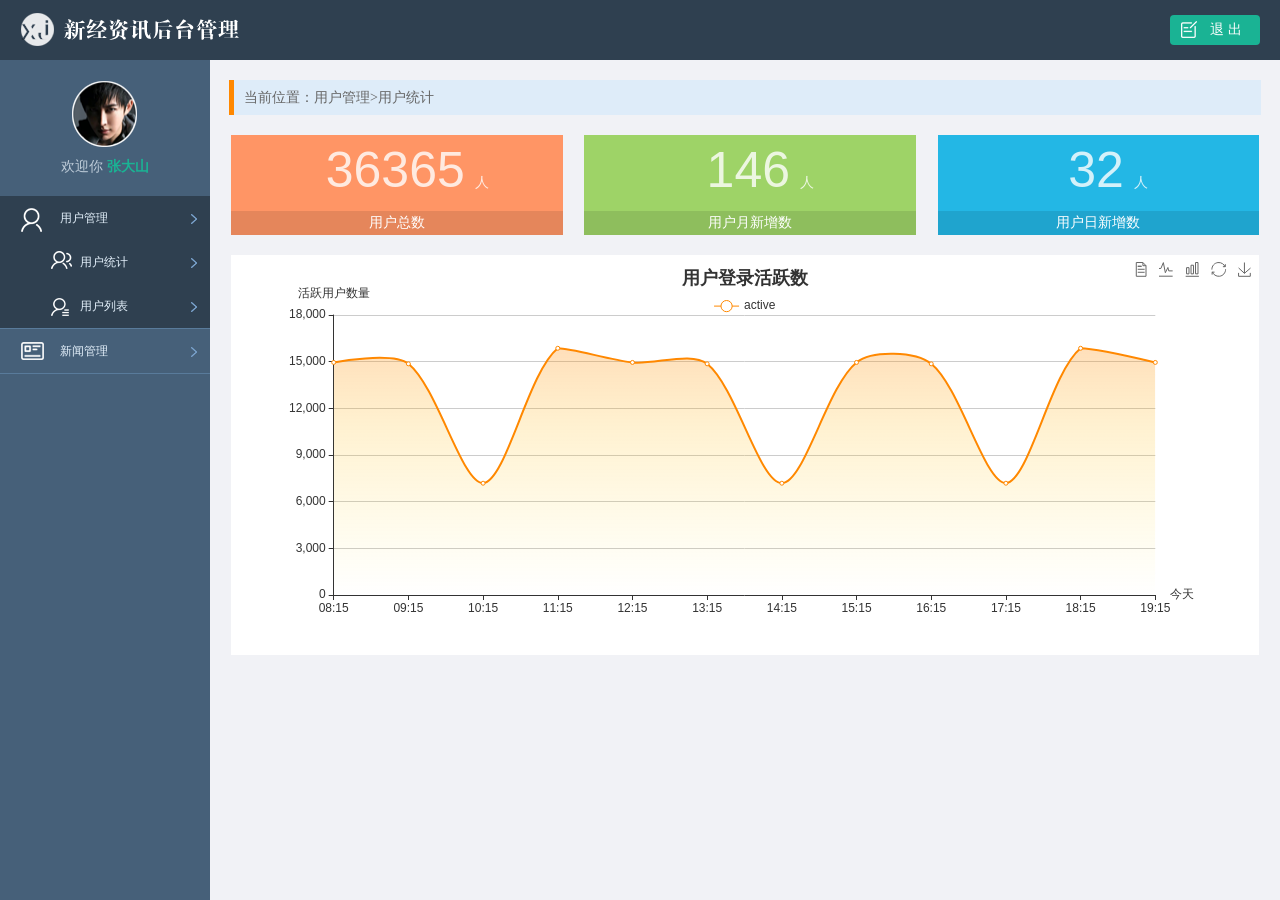
<file: info/static/admin/html/index.html>
<!DOCTYPE html>
<html lang="en">
<head>
	<meta charset="UTF-8">
	<title>新经资讯后台管理</title>
	<link rel="stylesheet" type="text/css" href="../css/reset.css">
	<link rel="stylesheet" type="text/css" href="../css/main.css">
	<script type="text/javascript" src="../js/jquery-1.12.4.min.js"></script>
</head>
<body>
	<div class="header">
		<a href="#" class="logo fl"><img src="../images/logo.png" alt="logo"></a>
		<a href="#" class="logout fr">退 出</a>
	</div>
	
	<div class="side_bar">
		<div class="user_info">
			<img src="../images/person.png" alt="张大山">
			<p>欢迎你 <em>张大山</em></p>
		</div>

		<div class="menu_con">
			<div class="first_menu active"><a href="#" class="icon01">用户管理</a></div>
			<ul class="sub_menu show">
				<li><a class="icon022" href="user_count.html" target="main_frame">用户统计</a></li>
				<li class="current"><a href="user_list.html" class="icon021" target="main_frame">用户列表</a></li>
			</ul>
			<div class="first_menu"><a href="#" class="icon02">新闻管理</a></div>
			<ul class="sub_menu">
				<li><a href="news_review.html" class="icon031" target="main_frame">新闻审核</a></li>
				<li><a href="news_edit.html" class="icon032" target="main_frame">新闻版式编辑</a></li>
				<li><a href="news_type.html" class="icon034" target="main_frame">新闻分类管理</a></li>
			</ul>
		</div>
	</div>

	<div class="main_body" id="main_body">
		<iframe src="user_count.html" frameborder="0" id="main_frame" name="main_frame" frameborder="0" scrolling="auto"></iframe>
	</div>
	
	<script>
		$(function(){
			$('.first_menu').click(function(){
				$(this).addClass('active').siblings('.first_menu').removeClass('active');
				$(this).next().slideDown().siblings('.sub_menu').slideUp();
			})
			var frame_w = $('#main_body').outerWidth();
			var frame_h = $('#main_body').outerHeight();
			$('#main_frame').css({'width':frame_w,'height':frame_h});
		})
	</script>

</body>
</html>
</file>
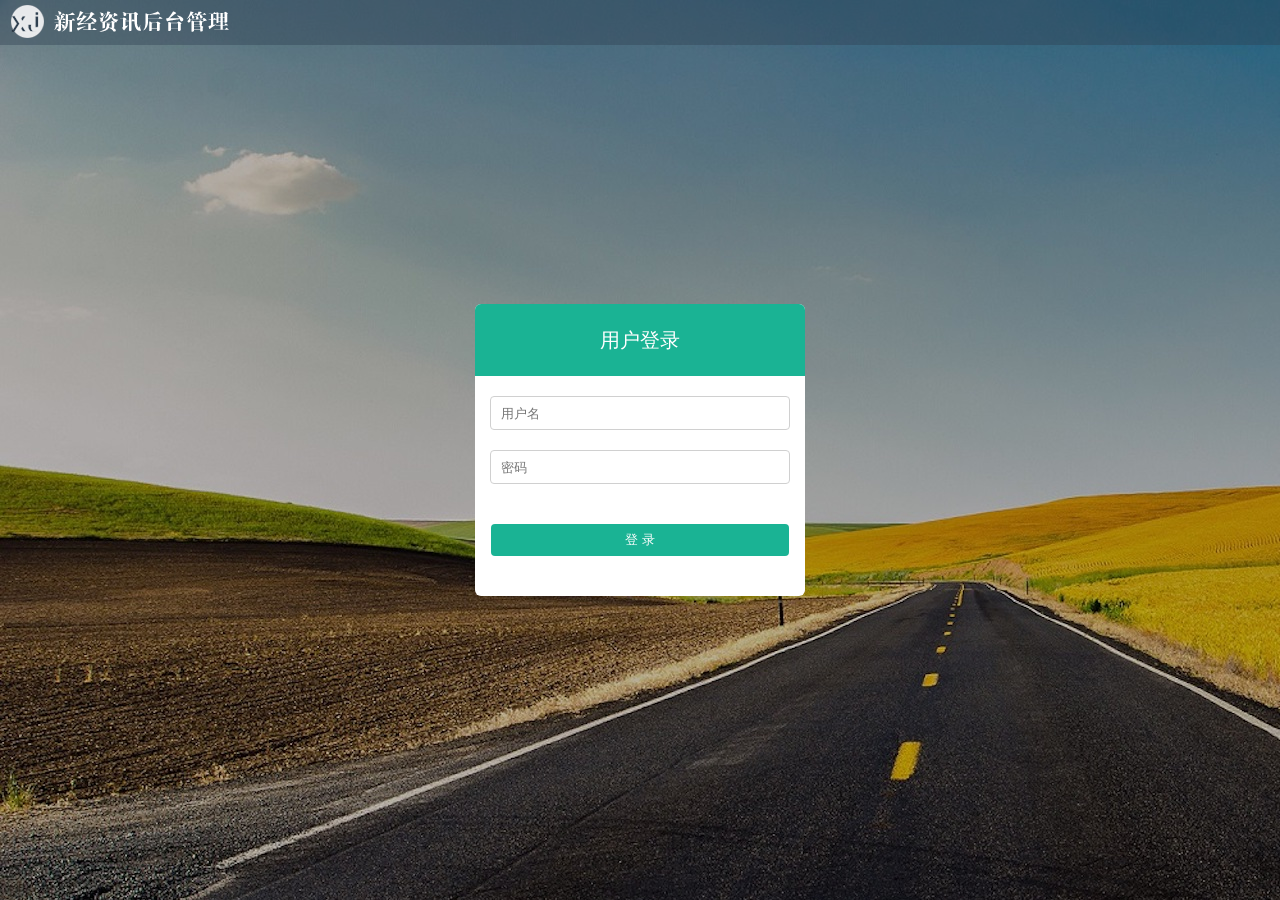
<file: info/static/admin/html/login.html>
<!DOCTYPE html>
<html lang="en">
<head>
	<meta charset="UTF-8">
	<title>新经资讯后台管理</title>
	<link rel="stylesheet" type="text/css" href="../css/reset.css">
	<link rel="stylesheet" type="text/css" href="../css/main.css">
</head>
<body>
	<div class="login_logo">
		<img src="../images/logo.png" alt="">
	</div>	
	<form method="post" class="login_form">
		<h1 class="login_title">用户登录</h1>
		<input type="text" name="username" placeholder="用户名" class="input_txt">
		<input type="password" name="password" placeholder="密码" class="input_txt">
		<div class="error_tip">错误提示</div>
		<input type="submit" value="登 录" class="input_sub">
	</form>
	<div class="login_bg"></div>
</body>
</html>
</file>
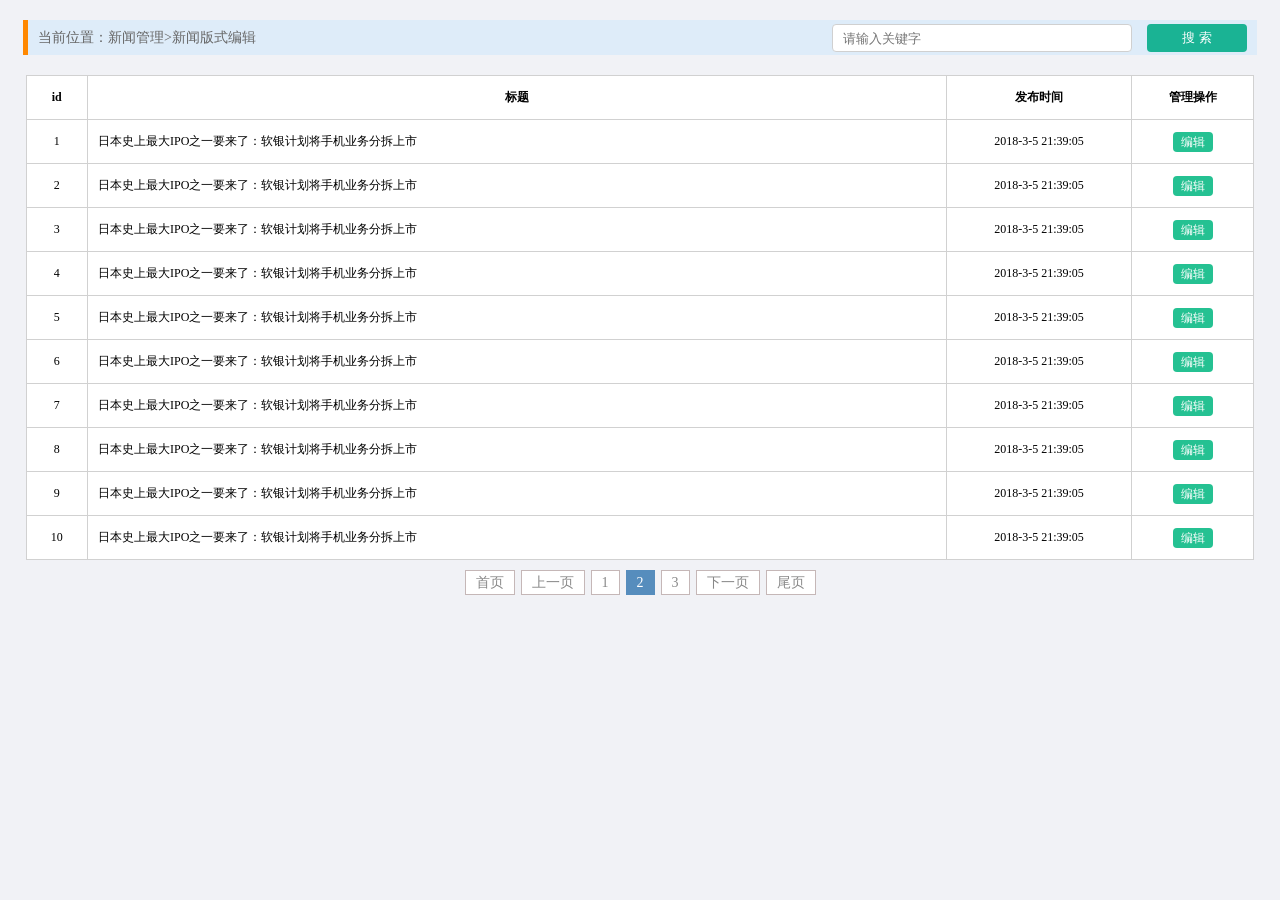
<file: info/static/admin/html/news_edit.html>
<!DOCTYPE html>
<html lang="en">
<head>
	<meta charset="UTF-8">
	<title>新经资讯后台管理</title>
	<link rel="stylesheet" type="text/css" href="../css/reset.css">
	<link rel="stylesheet" type="text/css" href="../css/main.css">
	<link rel="stylesheet" href="../css/jquery.pagination.css">
	<script type="text/javascript" src="../js/jquery-1.12.4.min.js"></script>
	<script type="text/javascript" src="../js/jquery.pagination.min.js"></script>
</head>
<body>
	<div class="breadcrub">
			当前位置：新闻管理>新闻版式编辑
		<form class="news_filter_form">
			<input type="text" placeholder="请输入关键字" class="input_txt">
			<input type="submit" value="搜 索" class="input_sub">
		</form>
	</div>
		

	<div class="pannel">			
			<table class="common_table">
				<tr>
					<th width="5%">id</th>
					<th width="70%">标题</th>
					<th width="15%">发布时间</th>
					<th width="10%">管理操作</th>
				</tr>
				<tr>
					<td>1</td>
					<td class="tleft">日本史上最大IPO之一要来了：软银计划将手机业务分拆上市</td>
					<td>2018-3-5 21:39:05</td>
					<td>
						<a href="news_edit_detail.html" class="edit">编辑</a>
					</td>
				</tr>
				<tr>
					<td>2</td>
					<td class="tleft">日本史上最大IPO之一要来了：软银计划将手机业务分拆上市</td>
					<td>2018-3-5 21:39:05</td>
					<td>
						<a href="news_edit_detail.html" class="edit">编辑</a>
					</td>
				</tr>					
				<tr>
					<td>3</td>
					<td class="tleft">日本史上最大IPO之一要来了：软银计划将手机业务分拆上市</td>
					<td>2018-3-5 21:39:05</td>
					<td>
						<a href="news_edit_detail.html" class="edit">编辑</a>
					</td>
				</tr>
				<tr>
					<td>4</td>
					<td class="tleft">日本史上最大IPO之一要来了：软银计划将手机业务分拆上市</td>
					<td>2018-3-5 21:39:05</td>
					<td>
						<a href="news_edit_detail.html" class="edit">编辑</a>
					</td>
				</tr>
				<tr>
					<td>5</td>
					<td class="tleft">日本史上最大IPO之一要来了：软银计划将手机业务分拆上市</td>
					<td>2018-3-5 21:39:05</td>
					<td>
						<a href="news_edit_detail.html" class="edit">编辑</a>
					</td>
				</tr>
				<tr>
					<td>6</td>
					<td class="tleft">日本史上最大IPO之一要来了：软银计划将手机业务分拆上市</td>
					<td>2018-3-5 21:39:05</td>
					<td>
						<a href="news_edit_detail.html" class="edit">编辑</a>
					</td>
				</tr>
				<tr>
					<td>7</td>
					<td class="tleft">日本史上最大IPO之一要来了：软银计划将手机业务分拆上市</td>
					<td>2018-3-5 21:39:05</td>
					<td>
						<a href="news_edit_detail.html" class="edit">编辑</a>
					</td>
				</tr>
				<tr>
					<td>8</td>
					<td class="tleft">日本史上最大IPO之一要来了：软银计划将手机业务分拆上市</td>
					<td>2018-3-5 21:39:05</td>
					<td>
						<a href="news_edit_detail.html" class="edit">编辑</a>
					</td>
				</tr>
				<tr>
					<td>9</td>
					<td class="tleft">日本史上最大IPO之一要来了：软银计划将手机业务分拆上市</td>
					<td>2018-3-5 21:39:05</td>
					<td>
						<a href="news_edit_detail.html" class="edit">编辑</a>
					</td>
				</tr>
				<tr>
					<td>10</td>
					<td class="tleft">日本史上最大IPO之一要来了：软银计划将手机业务分拆上市</td>
					<td>2018-3-5 21:39:05</td>
					<td>
						<a href="news_edit_detail.html" class="edit">编辑</a>
					</td>
				</tr>
			</table>
		</div>
		
		<div class="box">
			<div id="pagination" class="page"></div>
		</div>

        <script>
			$(function() {
				$("#pagination").pagination({
					currentPage: 2,
					totalPage: 3,
					callback: function(current) {
					    alert('ok!');
					}
				});
			});
		</script>
	
</body>
</html>
</file>
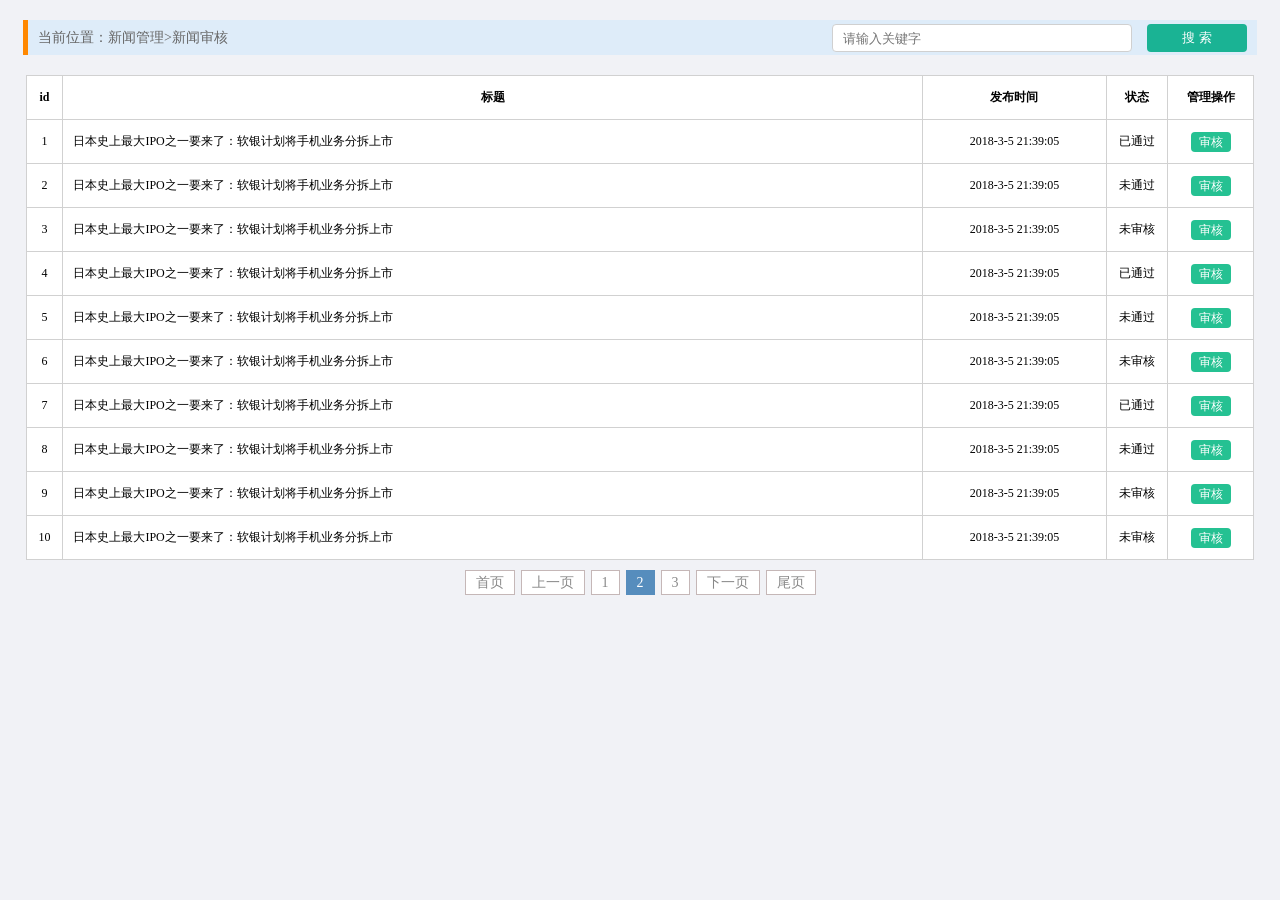
<file: info/static/admin/html/news_review.html>
<!DOCTYPE html>
<html lang="en">
<head>
	<meta charset="UTF-8">
	<title>新经资讯后台管理</title>
	<link rel="stylesheet" type="text/css" href="../css/reset.css">
	<link rel="stylesheet" type="text/css" href="../css/main.css">
	<link rel="stylesheet" href="../css/jquery.pagination.css">
	<script type="text/javascript" src="../js/jquery-1.12.4.min.js"></script>
	<script type="text/javascript" src="../js/jquery.pagination.min.js"></script>
</head>
<body>
	<div class="breadcrub">
			当前位置：新闻管理>新闻审核
			<form class="news_filter_form">
				<input type="text" placeholder="请输入关键字" class="input_txt">
				<input type="submit" value="搜 索" class="input_sub">
			</form>
		</div>
		<div class="pannel">
			<table class="common_table">
				<tr>
					<th width="3%">id</th>
					<th width="70%">标题</th>
					<th width="15%">发布时间</th>
					<th width="5%">状态</th>
					<th width="8%">管理操作</th>
				</tr>
				<tr>
					<td>1</td>
					<td class="tleft">日本史上最大IPO之一要来了：软银计划将手机业务分拆上市</td>
					<td>2018-3-5 21:39:05</td>
					<td>已通过</td>
					<td>
						<a href="news_review_detail.html" class="review">审核</a>
					</td>
				</tr>
				<tr>
					<td>2</td>
					<td class="tleft">日本史上最大IPO之一要来了：软银计划将手机业务分拆上市</td>
					<td>2018-3-5 21:39:05</td>
					<td>未通过</td>
					<td>
						<a href="news_review_detail.html" class="review">审核</a>
					</td>
				</tr>
				<tr>
					<td>3</td>
					<td class="tleft">日本史上最大IPO之一要来了：软银计划将手机业务分拆上市</td>
					<td>2018-3-5 21:39:05</td>
					<td>未审核</td>
					<td>
						<a href="news_review_detail.html" class="review">审核</a>
					</td>
				</tr>
				<tr>
					<td>4</td>
					<td class="tleft">日本史上最大IPO之一要来了：软银计划将手机业务分拆上市</td>
					<td>2018-3-5 21:39:05</td>
					<td>已通过</td>
					<td>
						<a href="news_review_detail.html" class="review">审核</a>
					</td>
				</tr>
				<tr>
					<td>5</td>
					<td class="tleft">日本史上最大IPO之一要来了：软银计划将手机业务分拆上市</td>
					<td>2018-3-5 21:39:05</td>
					<td>未通过</td>
					<td>
						<a href="news_review_detail.html" class="review">审核</a>
					</td>
				</tr>
				<tr>
					<td>6</td>
					<td class="tleft">日本史上最大IPO之一要来了：软银计划将手机业务分拆上市</td>
					<td>2018-3-5 21:39:05</td>
					<td>未审核</td>
					<td>
						<a href="news_review_detail.html" class="review">审核</a>
					</td>
				</tr>
				<tr>
					<td>7</td>
					<td class="tleft">日本史上最大IPO之一要来了：软银计划将手机业务分拆上市</td>
					<td>2018-3-5 21:39:05</td>
					<td>已通过</td>
					<td>
						<a href="news_review_detail.html" class="review">审核</a>
					</td>
				</tr>
				<tr>
					<td>8</td>
					<td class="tleft">日本史上最大IPO之一要来了：软银计划将手机业务分拆上市</td>
					<td>2018-3-5 21:39:05</td>
					<td>未通过</td>
					<td>
						<a href="news_review_detail.html" class="review">审核</a>
					</td>
				</tr>
				<tr>
					<td>9</td>
					<td class="tleft">日本史上最大IPO之一要来了：软银计划将手机业务分拆上市</td>
					<td>2018-3-5 21:39:05</td>
					<td>未审核</td>
					<td>
						<a href="news_review_detail.html" class="review">审核</a>
					</td>
				</tr>
				<tr>
					<td>10</td>
					<td class="tleft">日本史上最大IPO之一要来了：软银计划将手机业务分拆上市</td>
					<td>2018-3-5 21:39:05</td>
					<td>未审核</td>
					<td>
						<a href="news_review_detail.html" class="review">审核</a>
					</td>
				</tr>			
			</table>
		</div>

		<div class="box">
			<div id="pagination" class="page"></div>
		</div>

        <script>
			$(function() {
				$("#pagination").pagination({
					currentPage: 2,
					totalPage: 3,
					callback: function(current) {
					    alert('ok!');
					}
				});
			});
		</script>

	
</body>
</html>
</file>
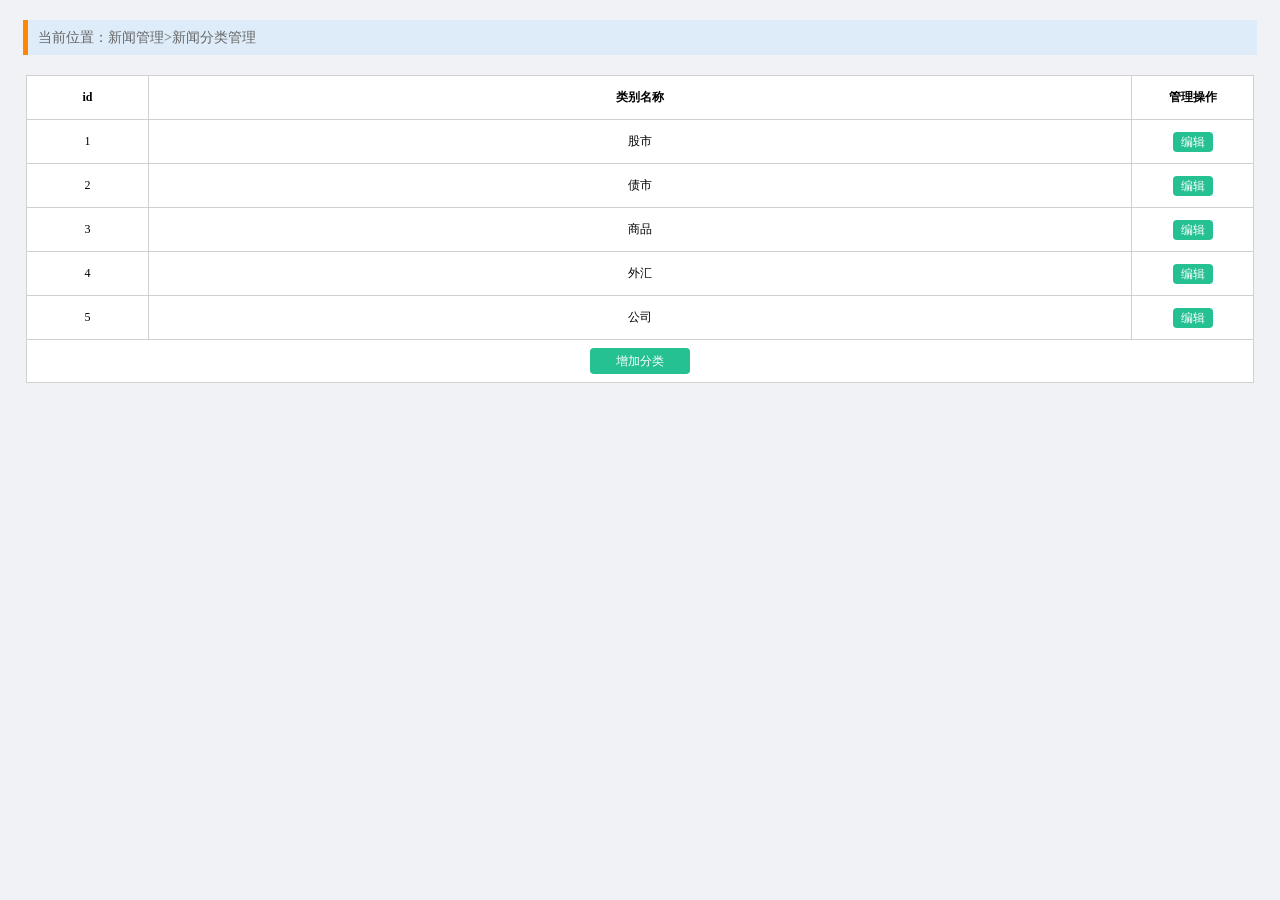
<file: info/static/admin/html/news_type.html>
<!DOCTYPE html>
<html lang="en">
<head>
	<meta charset="UTF-8">
	<title>新经资讯后台管理</title>
	<link rel="stylesheet" type="text/css" href="../css/reset.css">
	<link rel="stylesheet" type="text/css" href="../css/main.css">
	<script type="text/javascript" src="../js/jquery-1.12.4.min.js"></script>
	<script type="text/javascript" src="../js/news_type.js"></script>
</head>
<body>
	<div class="breadcrub">
			当前位置：新闻管理>新闻分类管理
		</div>
		<div class="pannel">
			<table class="common_table">
				<tr>
					<th width="10%">id</th>
					<th width="80%">类别名称</th>
					<th width="10%">管理操作</th>
				</tr>
				<tr>
					<td>1</td>
					<td>股市</td>
					<td><a href="javascript:;" class="edit">编辑</a></td>
				</tr>
				<tr>
					<td>2</td>
					<td>债市</td>
					<td><a href="javascript:;" class="edit">编辑</a></td>
				</tr>
				<tr>
					<td>3</td>
					<td>商品</td>
					<td><a href="javascript:;" class="edit">编辑</a></td>
				</tr>
				<tr>
					<td>4</td>
					<td>外汇</td>
					<td><a href="javascript:;" class="edit">编辑</a></td>
				</tr>
				<tr>
					<td>5</td>
					<td>公司</td>
					<td><a href="javascript:;" class="edit">编辑</a></td>
				</tr>
				<tr>
					<td colspan="3"><a href="javascript:;" class="addtype">增加分类</a></td>
				</tr>
			</table>
		</div>
		
		<div class="pop_con">
			<div class="pop">
				<form>
					<h3>修改分类</h3>
					<div class="form_group mt50">
						<label class="input_label">分类名称：</label><input type="text" class="input_txt3">
						<span class="error_tip">提示文字</span>
					</div>			
					<div class="form_group line_top">
						<input type="button" value="确定" class="confirm">&nbsp;&nbsp;&nbsp;&nbsp;
						<input type="button" value="取消" class="cancel">
					</div>
				</form>
			</div>
			<div class="mask"></div>
		</div>	
</body>
</html>
</file>
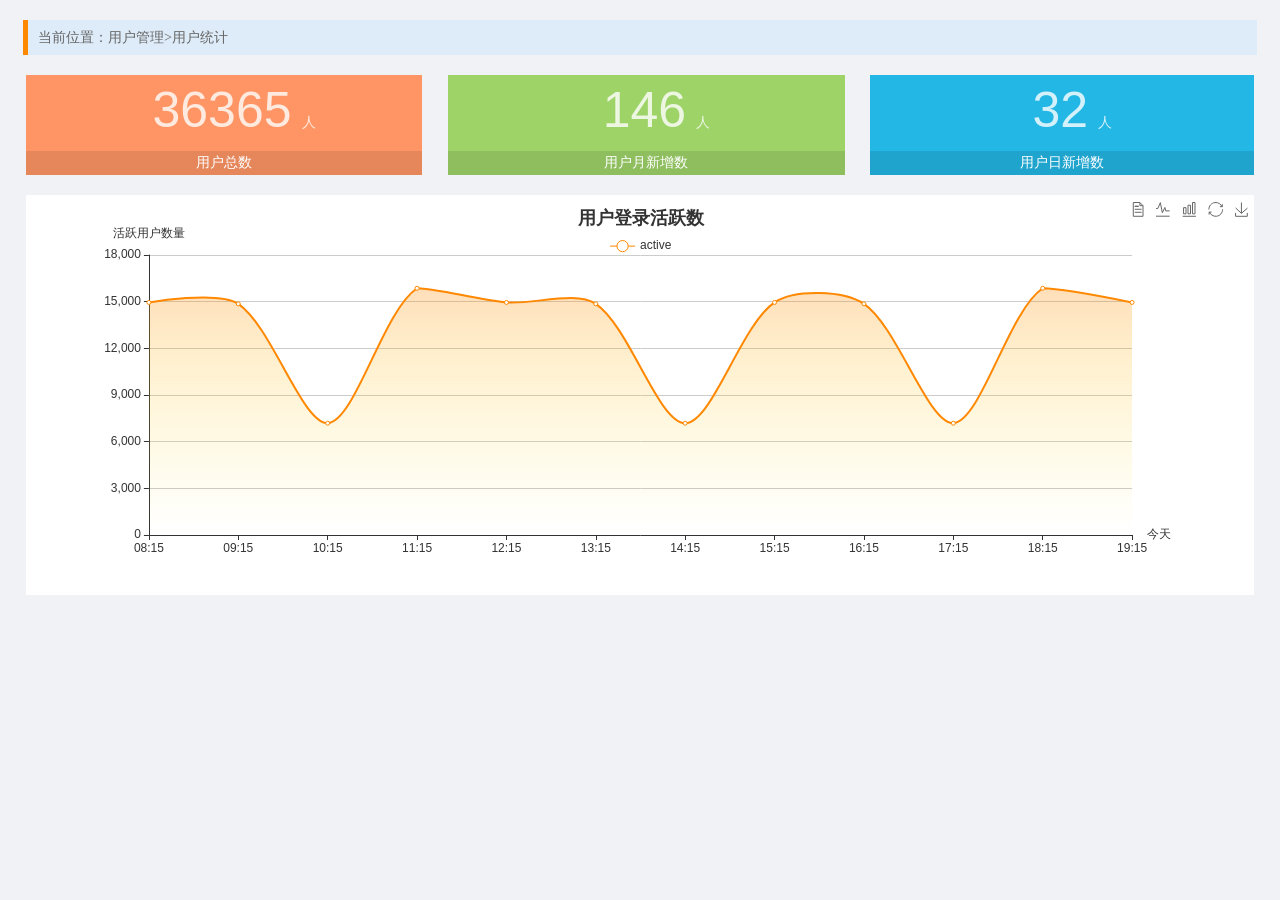
<file: info/static/admin/html/user_count.html>
<!DOCTYPE html>
<html lang="en">
<head>
	<meta charset="UTF-8">
	<title>新经资讯后台管理</title>
	<link rel="stylesheet" type="text/css" href="../css/reset.css">
	<link rel="stylesheet" type="text/css" href="../css/main.css">
	<script type="text/javascript" src="../js/echarts.min.js"></script>
</head>
<body>
	<div class="breadcrub">
		当前位置：用户管理>用户统计
	</div>
	<div class="spannels">
		<div class="spannel scolor01">
			<em>36365</em><span>人</span>
			<b>用户总数</b>
		</div>
		<div class="spannel scolor02">
			<em>146</em><span>人</span>
			<b>用户月新增数</b>
		</div>
		<div class="spannel2 scolor03">
			<em>32</em><span>人</span>
			<b>用户日新增数</b>
		</div>		
	</div>
	
	<div class="pannel">
		<div id="chart_show" class="chart_show"></div>
	</div>
	<script>
		var oChart = echarts.init(document.getElementById('chart_show'));
		var chartopt = {
					    title:{
					        text: '用户登录活跃数',
		                    left: 'center',
		                    top: '10'
					    },
					    tooltip:{
					        trigger: 'axis'
					    },
					    legend: {
					        data:['active'],
		                    top: '40'
					    },
					    toolbox: {
					        show : true,
					        feature : {
					            mark : {show: true},
					            dataView : {show: true, readOnly: false},
					            magicType : {show: true, type: ['line','bar']},
					            restore : {show: true},
					            saveAsImage : {show: true}
					        }
					    },
				    	calculable : true,               
					    xAxis : [
					        {
		                        name: '今天',
					            type : 'category',
					            boundaryGap : false,
					            data : ["08:15","09:15","10:15","11:15","12:15","13:15","14:15","15:15","16:15","17:15","18:15","19:15"]
					        }
					    ],        
					    yAxis : [
					        {
		                        name: '活跃用户数量',
					            type : 'value'
					        }
					    ],      
					    series : [
					        {
					            name:'active',
					            type:'line',
					            smooth:true,
					            itemStyle: {normal: {areaStyle: {type: 'default'}, color: '#f80'}, lineStyle: {color: '#f80'}},
					            data:[14951,14861,7186,15861,14951,14861,7186,14951,14861,7186,15861,14951]
					        }],
					    areaStyle:{
						        normal:{
						            color: new echarts.graphic.LinearGradient(0, 0, 0, 1, [{
						                offset: 0,
						                color: 'rgba(255,136,0,0.39)'
						            }, {
						                offset: .34,
						                color: 'rgba(255,180,0,0.25)'
						            },{
						                offset: 1,
						                color: 'rgba(255,222,0,0.00)'
						            }])

						        }
						    }

            			};

            oChart.setOption(chartopt);

	</script>
</body>
</html>
</file>
<file: info/static/admin/css/main.css>
body{
	background:#f1f2f6;
	font-family:'Microsoft YaHei';
}

.login_logo{
	background:rgba(47,64,80,0.4);
	height:45px;
}

.login_logo img{
	margin:5px 0 0 10px;
}

.header{
	width:100%;
	height:60px;
	overflow:hidden;
	background:#2f4050;
	position:fixed;
	left:0px;
	top:0px;
}

.header .logo{
	width:194px;
	height:33px;
	margin:13px 0 0 20px;
}

.header .logout{
	width:90px;
	height:30px;
	background:url(../images/icons.png) 10px -344px no-repeat #1ab394;
	margin:15px 20px 0 0;
	border-radius:4px;
	text-indent:40px;
	line-height:30px;
	font-size:14px;
	color:#fff;
}

.header .logout:hover{
	width:88px;
	height:28px;
	border:1px solid #1ab394;
	background:url(../images/icons.png) 10px -344px no-repeat #2f4050;
	opacity:0.5;
}

.side_bar{
	position:fixed;
	width:210px;
	background:#466079;
	left:0px;
	top:60px;
	bottom:0px;
}

.user_info{
	width:210px;
	overflow:hidden;
}

.user_info img{
	display:block;
	margin:20px auto 0;
	width:68px;
	height:68px;
	border-radius:34px;
}

.user_info p{
	text-align:center;
	font-size:14px;
	color:#bdcbd8;
	margin:10px auto;
}

.user_info em{
	font-weight:bold;
	color:#1ab394;
}

.menu_con{
	width:210px;
	margin-top:10px;
	overflow:hidden;
}

.first_menu{
	height:44px;
	border-bottom:1px solid #597b9b;
	background:url(../images/icons.png) 190px -283px no-repeat;
}

.menu_con .active{
	background:url(../images/icons.png) 190px -283px no-repeat #2f4050;
	border-bottom:0px;
}

.menu_con a{
	display:block;
	height:44px;
	line-height:44px;
	color:#e5f1fc;
	font-size:12px;
	text-indent:60px;
}

.icon01{
	background:url(../images/icons.png) 20px 12px no-repeat;
}

.icon02{
	background:url(../images/icons.png) 20px -38px no-repeat;
}

.icon021{
	background:url(../images/icons.png) 50px -87px no-repeat;
}

.icon022{
	background:url(../images/icons.png) 50px -139px no-repeat;
}


.icon03{
	background:url(../images/icons.png) 20px -89px no-repeat;
}

.icon031{
	background:url(../images/icons.png) 50px -185px no-repeat;
}

.icon032{
	background:url(../images/icons.png) 50px -235px no-repeat;
}

.icon033{
	background:url(../images/icons.png) 50px -336px no-repeat;
}

.icon034{
	background:url(../images/icons.png) 50px -390px no-repeat;
}

.sub_menu{
	display:none;
	border-bottom:1px solid #597b9b;
}

.sub_menu li{
	background:url(../images/icons.png) 190px -283px no-repeat #2f4050;
}

.sub_menu a{
	text-indent:80px;
}

.show{
	display:block;
}

.main_body{
	position:fixed;
	background:#f9f9f9;
	left:210px;
	top:60px;
	right:0px;
	bottom:0px;
}

.breadcrub{
	width:96%;
	height:35px;
	line-height:35px;
	background-color:#deecf9;
	margin:20px auto 0;
	font-size:14px;
	border-left:5px solid #f80;
	text-indent:10px;
	color:#666;
}

.pannel{
	width:96%;
	overflow:hidden;
	margin:20px auto 0;
	background-color:#fff;
}

.pannel img{
	display:block;
	width:90%;
	margin:20px auto 0;
}

.spannels{
	overflow:hidden;
	margin:20px auto 0;
}

.spannel{
	width:31%;
	float:left;
	margin-left:2%;
	height:100px;
	overflow:hidden;
	text-align:center;
	position:relative;
}

.spannel2{
	width:30%;
	float:left;
	margin-left:2%;
	height:100px;
	overflow:hidden;
	text-align:center;
	position:relative;
}

.spannel em,.spannel2 em{
	font-size:50px;
	line-height:50px;
	display:inline-block;
	margin:10px 0 0 20px;
	font-family:'Arial';
	color:rgba(255,255,255,0.8);
}

.spannel span,.spannel2 span{
	font-size:14px;
	display:inline-block;
	color:rgba(255,255,255,0.8);
	margin-left:10px;
}

.spannel b,.spannel2 b{
	position:absolute;
	left:0;
	bottom:0;
	width:100%;
	line-height:24px;
	background:rgba(0,0,0,0.1);
	color:#fff;
	font-size:14px;
	font-weight:normal;
}



.scolor01{
	background-color:#ff9565;
}

.scolor02{
	background-color:#9ed367;
}

.scolor03{
	background-color:#23b7e5;
}

.chart_show{
	width:100%;
	height:400px;
}

.login_bg{
	position:fixed;
	left:0;
	top:0;
	width:100%;
	height:100%;
	z-index:-9999;
	background:url(../images/login-bg.jpg) no-repeat;
}

.login_form{
  width:330px;
  height:292px;
  background:#fff;
  position:fixed;
  left:50%;
  top:50%;
  margin-top:-146px;
  margin-left:-165px;
  overflow:hidden;
  border-radius:6px;
}

.login_form .error_tip{
	position:absolute;
	font-size:12px;
	color:#f00;
	bottom:84px;
	left:18px;
	display:none;
}


.login_title{
  line-height:72px;
  text-align:center;
  background:#1ab394;
  color:#fff;
  font-size:20px;
}

.input_txt{
  display:block;
  margin:20px auto 0;
  width:298px;
  height:32px;
  border:1px solid #d0d0d0;
  border-radius:4px;
  outline:none;
  text-indent:10px; 
}

.forget_pass{
  display:block;
  width:298px;
  margin:10px auto 0;
  text-align:right;
  font-size:14px;
  color:#5195d0;
}

.input_sub{
  display:block;
  margin:40px auto 0;
  width:298px;
  height:32px;
  border:0px;
  border-radius:4px;
  background:#1ab394;
  color:#fff;
  cursor:pointer;
}

.input_sub:hover{
  opacity:0.8;
}


.common_table{
	width:100%;
	border-collapse:collapse;
	border:1px solid #d1d1d1;
}

.common_table th,.common_table td{
	border:1px solid #d1d1d1;
	text-align:center;
	padding:13px 0px;
	font-size:12px;
}

.pagenation{      
    padding:0px;
    list-style:none;
    width:960px;
    height:40px;
    margin:20px auto 0;
    text-align:center;
    font-size:0px;
}

.pagenation li{
    display:inline-block;
    height:26px;            
    font-size:12px;
    margin:7px 5px 0px;          
}

.pagenation  a{
    line-height:26px;
    text-decoration:none;
    color:#393c35;
    display:block;
    padding:0px 10px;
    border:1px solid #d1d1d1;
}

.pagenation a:hover{
    background:#f80;
    color:#fff;
}

.review,.edit,.addtype{
	display:block;
	width:40px;
	line-height:20px;
	margin:-5px auto;
	border-radius:4px;
	color:#fff;
	background:#25c192;
}

.addtype{
	width:100px;
	line-height:26px;
}

.edit{
	background:#25c192;
}

.common_table .tleft{
	text-align:left;
	text-indent:10px;
}

.review_title{
	font-size:18px;
	line-height:40px;
	text-indent:20px;
	border-bottom:1px solid #ddd;
	margin-bottom:20px;
}

.form_group{
	overflow:hidden;
	margin-bottom:15px;
}

.form_group label{
	float:left;
	width:12%;
	line-height:30px;
	text-align:right;
	font-size:14px;
}

.form_group .input_txt2{
	width:86%;
	height:30px;
	float:left;
	text-indent:10px;
	outline:none;
	border-radius:4px;	
	border:1px solid #d0d0d0;
	box-sizing:border-box;
}

.form_group .input_area,.form_group .input_multxt{
	width:86%;
	height:300px;
	float:left;
	padding:10px;
	outline:none;
	font-family:'Microsoft YaHei';
	font-size:14px;
	border-radius:4px;
	border:1px solid #d0d0d0;
	box-sizing:border-box;
}

.form_group .input_multxt{
	height:50px;
}

.rich_wrap{
	width:86%;
}

.form_group .sel_opt{
	width:150px;
	height:30px;
	float:left;
	border:1px solid #ddd;
	border-radius:4px;
	outline:none;
	text-indent:10px;
}

.form_group .index_pic{
	width:100px;
	height:100px;
	float:left;
	margin:0px;
}

.group_hide{
	display:none;
}

.indent_group{
	text-indent:12%;
	margin-top:15px;
}

.confirm{
	width:80px;
	height:30px;
	border-radius:4px;
	color:#fff;
	background:#25c192;
	border:0px;
	outline:none;
}

.cancel{
	width:80px;
	height:30px;
	border-radius:4px;
	color:#fff;
	background:#25c192;
	border:0px;
	outline:none;
}

.line_top{
	border-top:1px solid #ddd;
	padding:10px 0px;
}

.input_file{
	margin-top:4px;
}


.pop{
	width:500px;
	height:270px;
	border:1px solid #ddd;
	background:#fff;
	position:fixed;
	left:50%;
	top:50%;
	margin-top:-151px;
	margin-left:-251px;
	z-index:9999;
}

.pop h3{
	background:#25c192;
	line-height:40px;
	margin:2px;
	color:#fff;
	text-indent:10px;
}

.form_group .input_label{
	width:80px;
    line-height:32px;
    margin-left:60px;
}

.form_group .error_tip{
	position:absolute;
	left:141px;
	top:132px;
	color:#f00;
	font-size:12px;
	display:none;
}

.input_txt3{
  width:298px;
  height:32px;
  border:1px solid #d0d0d0;
  border-radius:4px;
  outline:none;
  text-indent:10px; 
}

.mt50{
	margin-top:50px;
}

.pop .line_top{
	text-align:center;
	margin-top:80px;
	padding-top:15px;
}

.mask{
	position:fixed;
	width:100%;
	height:100%;
	background:#000;
	left:0px;
	top:0px;
	opacity:0.3
}

.pop_con{
	display:none;
}

.category_name{
	font-size:14px;
	line-height:30px;
}

.ui-pagination-container{
	text-align:center;
	margin-top:5px;
}

.news_filter_form{
	float:right;
	height:36px;
	margin:4px 10px 0 0;
}

.news_filter_form .input_txt{
	float:left;
	margin:0px;
	width:298px;
	height:26px;
	border:1px solid #d0d0d0;
	border-radius:4px;
	outline:none;
	text-indent:10px; 
  }

  .news_filter_form .input_sub{
	float:left;
	margin:0px;
	margin-left:15px;
	width:100px;
	height:28px;
	border:0px;
	border-radius:4px;
	background:#1ab394;
	color:#fff;
	cursor:pointer;
  }
</file>
